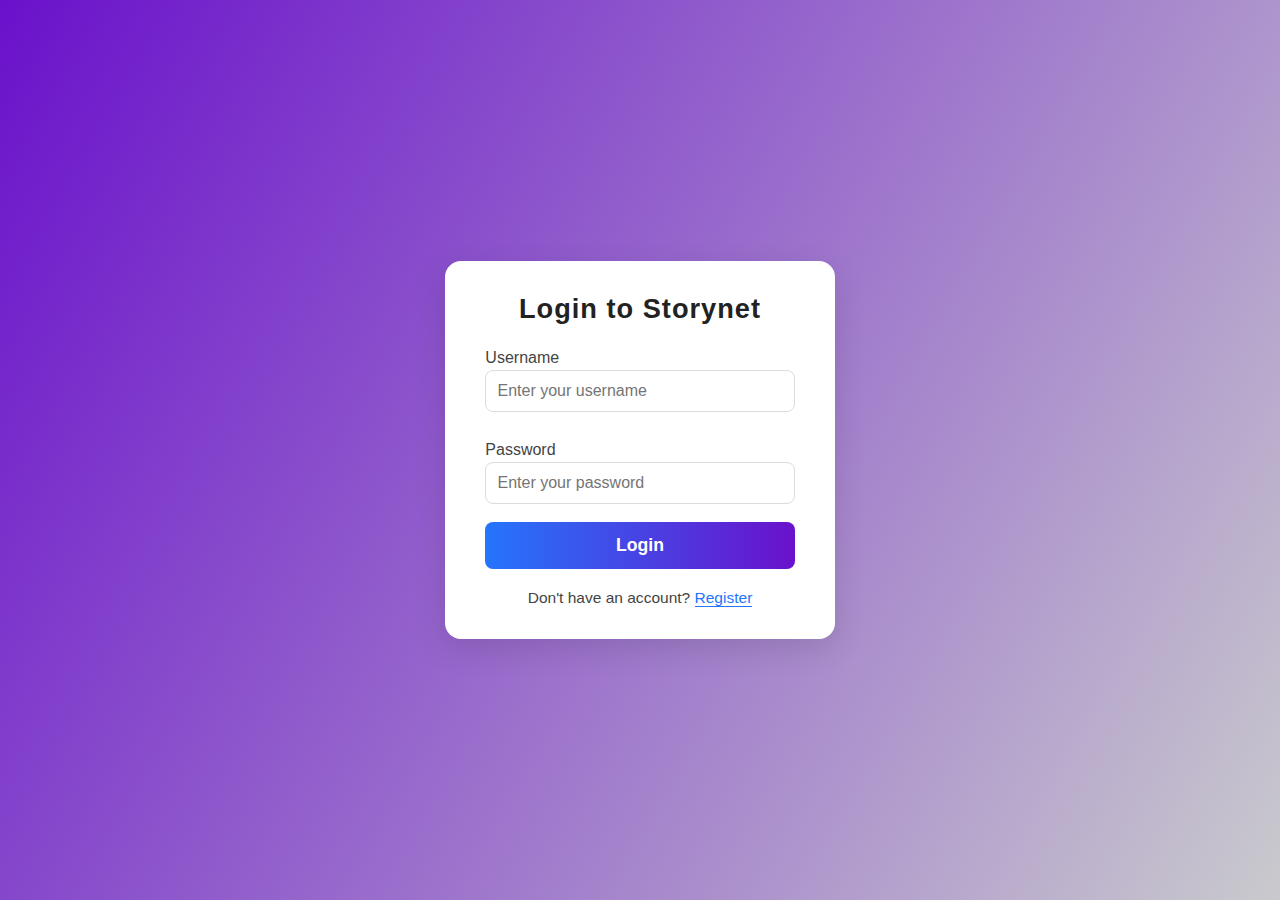
<file: index.html>
<!DOCTYPE html>
<html lang="en">
  <head>
    <meta charset="UTF-8" />
    <meta name="viewport" content="width=device-width, initial-scale=1.0" /> 
    <title>Login | Storynet</title>
    <link rel="stylesheet" href="login.css" />
  </head>
  <body>
    <div class="login-container">
      <h2 class="login-title">Login to Storynet</h2>
      <form class="login-form" method="post" action="#"> 
        <label for="username">Username</label>
        <input
          type="text"
          id="username"
          name="username"
          placeholder="Enter your username"
          required
        />

        <label for="password">Password</label>
        <input
          type="password"
          id="password"
          name="password"
          placeholder="Enter your password"
          required
        />

        <button type="submit">Login</button>
        <p class="register-link">
          Don't have an account? <a href="#">Register</a>
        </p>
      </form>
    </div>
  </body>
</html>
</file>
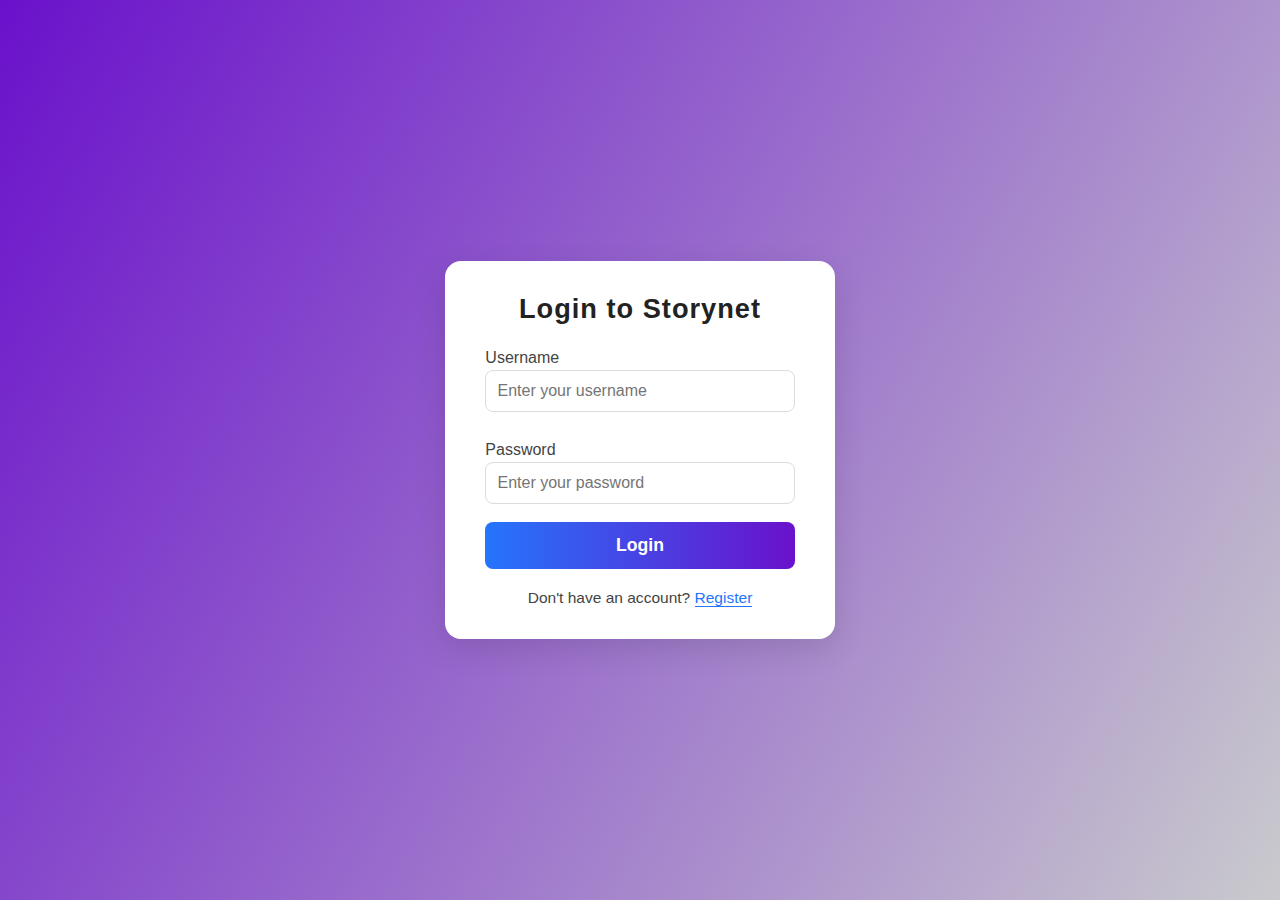
<file: login..html>
<!DOCTYPE html>
<html lang="en">
  <head>
    <meta charset="UTF-8" />
    <meta name="viewport" content="width=device-width, initial-scale=1.0" />
    <title>Login | Storynet</title>
    <link rel="stylesheet" href="login.css" />
  </head>
  <body>
    <div class="login-container">
      <h2 class="login-title">Login to Storynet</h2>
      <form class="login-form" method="post" action="#">
        <label for="username">Username</label>
        <input
          type="text"
          id="username"
          name="username"
          placeholder="Enter your username"
          required
        />

        <label for="password">Password</label>
        <input
          type="password"
          id="password"
          name="password"
          placeholder="Enter your password"
          required
        />

        <button type="submit">Login</button>
        <p class="register-link">
          Don't have an account? <a href="#">Register</a>
        </p>
      </form>
    </div>
  </body>
</html>
</file>
<file: login.css>
/* Reset box model */
* {
  box-sizing: border-box;
  margin: 0;
  padding: 0;    
}  
 
body {   
  min-height: 100vh;      
  background: linear-gradient(120deg, #6a11cb 0%, #c9cacd 100%);  
  display: flex;  
  align-items: center;  
  justify-content: center; 
  font-family: "Segoe UI", Arial, sans-serif;    
} 
 
.login-container { 
  background: #fff; 
  padding: 2rem 2.5rem;
  border-radius: 16px;
  box-shadow: 0 10px 32px rgba(0, 0, 0, 0.12);
  min-width: 300px;
}

.login-title {
  text-align: center;
  margin-bottom: 1.5rem;
  color: #222;
  font-size: 1.7rem;
  font-weight: bold;
  letter-spacing: 1px;
}

.login-form label {
  display: block;
  margin-top: 1rem;
  margin-bottom: 0.2rem;
  color: #444;
  font-size: 1rem;
}

.login-form input[type="text"],
.login-form input[type="password"] {
  width: 100%;
  padding: 0.7rem;
  border: 1px solid #dcdcdc;
  border-radius: 8px;
  font-size: 1rem;
  margin-bottom: 0.8rem;
  transition: border-color 0.2s;
}

.login-form input:focus {
  border-color: #2575fc;
  outline: none;
}

.login-form button {
  width: 100%;
  padding: 0.8rem;
  background: linear-gradient(90deg, #2575fc 0%, #6a11cb 100%);
  color: #fff;
  border: none;
  border-radius: 8px;
  font-size: 1.1rem;
  font-weight: 600;
  margin-top: 0.3rem;
  cursor: pointer;
  transition: background 0.2s;
}

.login-form button:hover {
  background: linear-gradient(90deg, #6a11cb 0%, #2575fc 100%);
}

.register-link {
  text-align: center;
  margin-top: 1.3rem;
  font-size: 0.97rem;
  color: #444;
}

.register-link a {
  color: #2575fc;
  text-decoration: none;
  border-bottom: 1px solid #2575fc;
  transition: color 0.2s, border-bottom 0.2s;
}

.register-link a:hover {
  color: #6a11cb;
  border-bottom: 1px solid #6a11cb;
}
</file>
